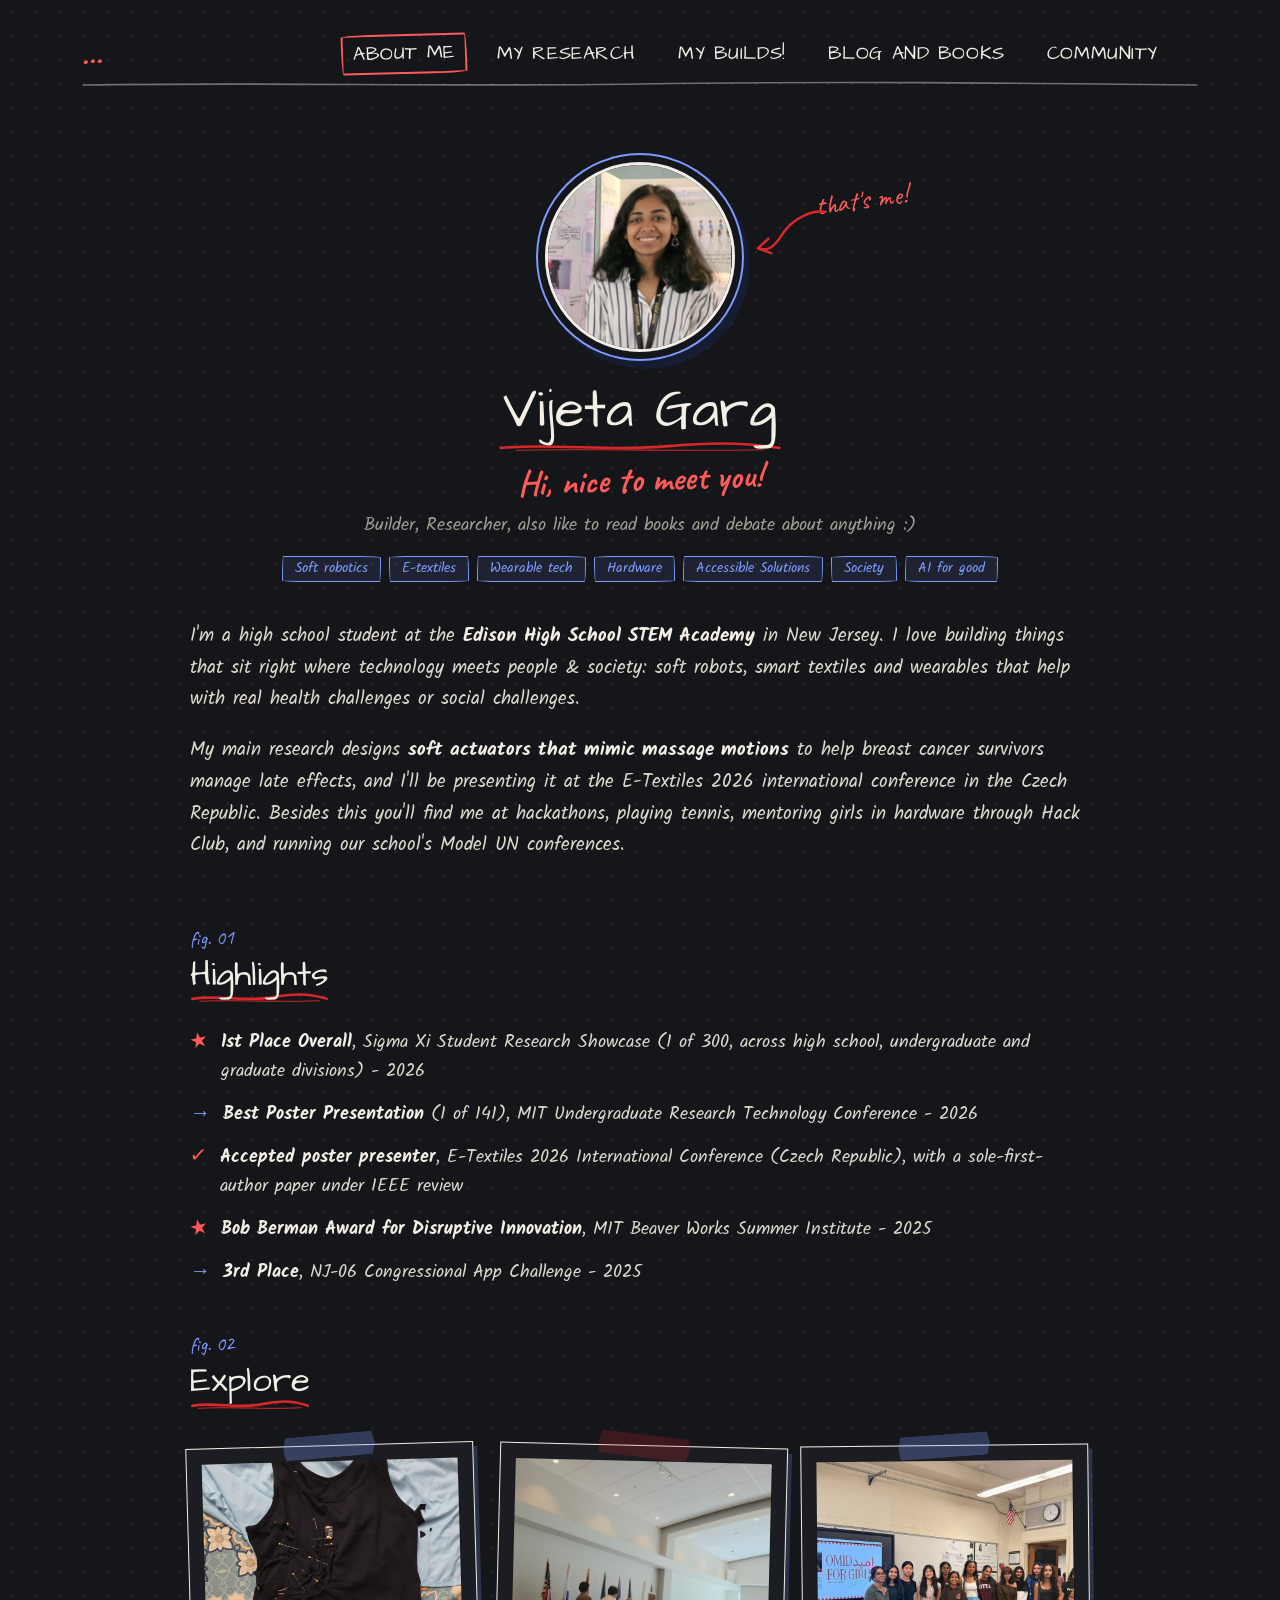
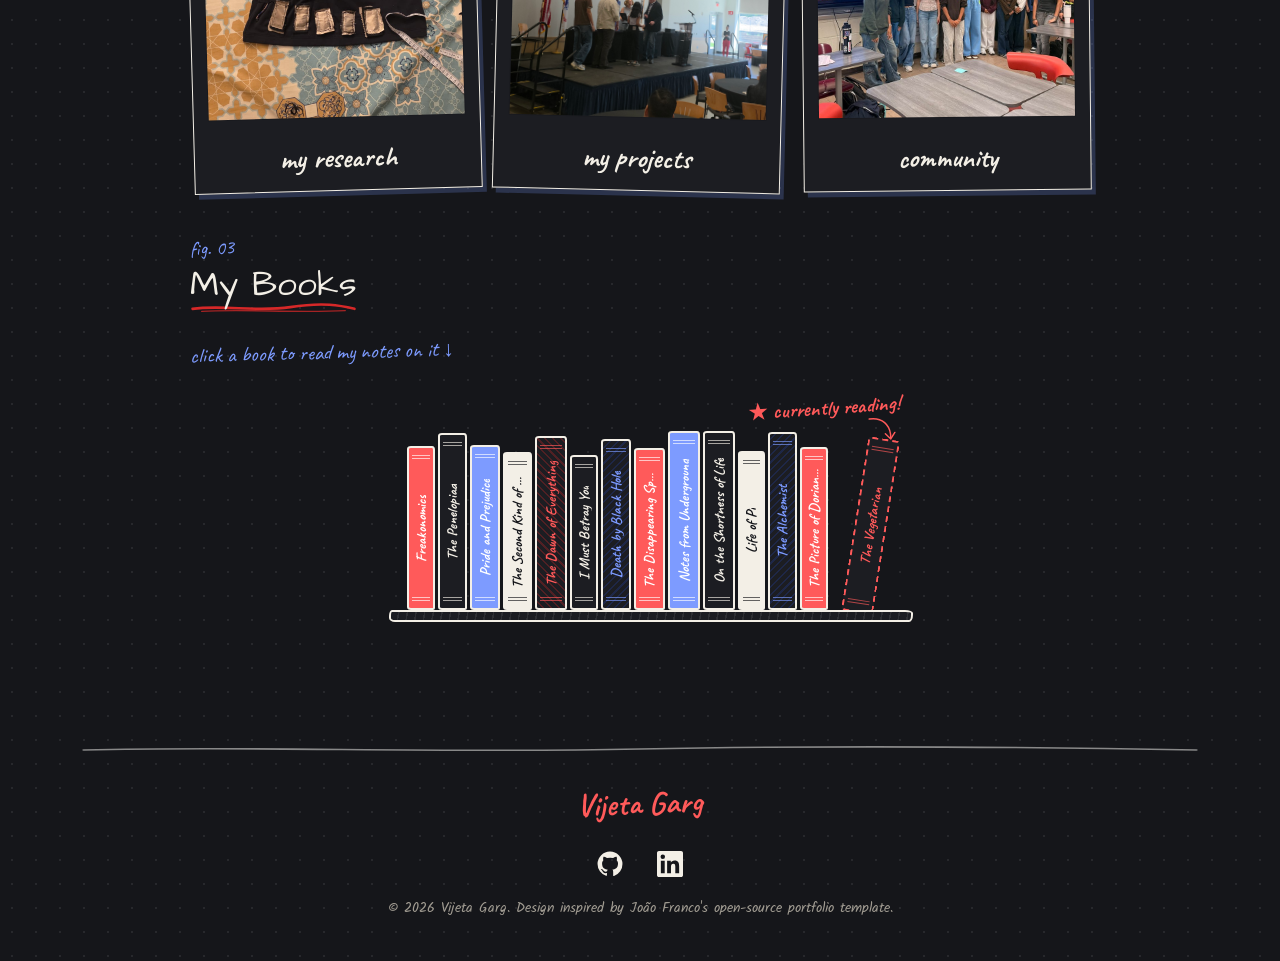
<file: index.html>
<!DOCTYPE html>
<html lang="en">
<head>
  <meta charset="UTF-8">
  <meta name="viewport" content="width=device-width, initial-scale=1.0">
  <title>About Me</title>
  <meta name="description" content="Vijeta Garg — research, projects and community">
  <link rel="icon" href="assets/img/favicon.svg" type="image/svg+xml">
  <link rel="preconnect" href="https://fonts.googleapis.com">
  <link rel="preconnect" href="https://fonts.gstatic.com" crossorigin>
  <link href="https://fonts.googleapis.com/css2?family=Architects+Daughter&family=Caveat:wght@500;700&family=Kalam:wght@300;400;700&display=swap" rel="stylesheet">
  <link rel="stylesheet" href="assets/css/style.css">
</head>
<body data-page="about">
  <header id="site-header"></header>
  <main class="page container" id="app"></main>
  <footer id="site-footer"></footer>

  <!-- Settings you can edit -->
  <script src="config/site.js"></script>
  <script src="config/about.js"></script>
  <script src="config/books.js"></script>
  <!-- List of uploaded files (auto-generated, don't edit) -->
  <script src="content/manifest.js"></script>
  <!-- Site engine -->
  <script src="assets/js/main.js"></script>
  <script src="assets/js/media.js"></script>
  <script src="assets/js/books.js"></script>
  <script src="assets/js/about.js"></script>
</body>
</html>
</file>
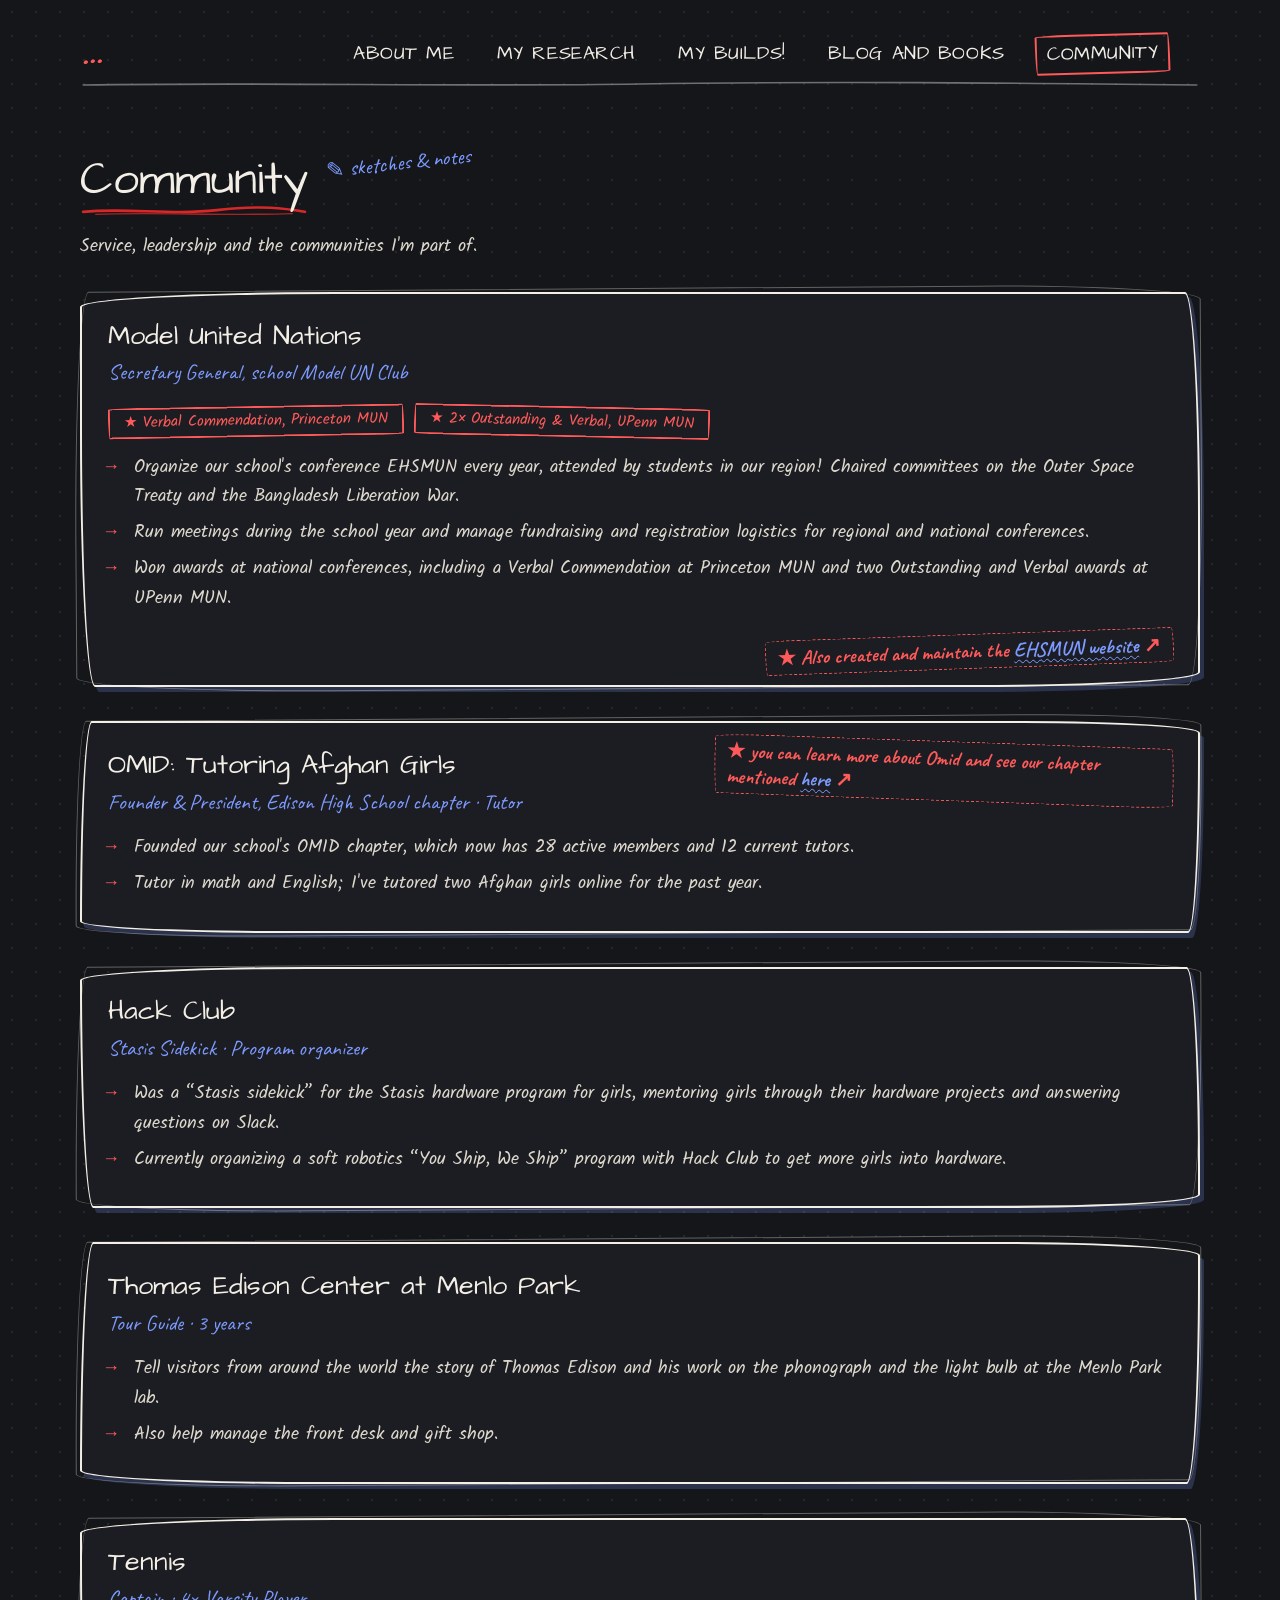
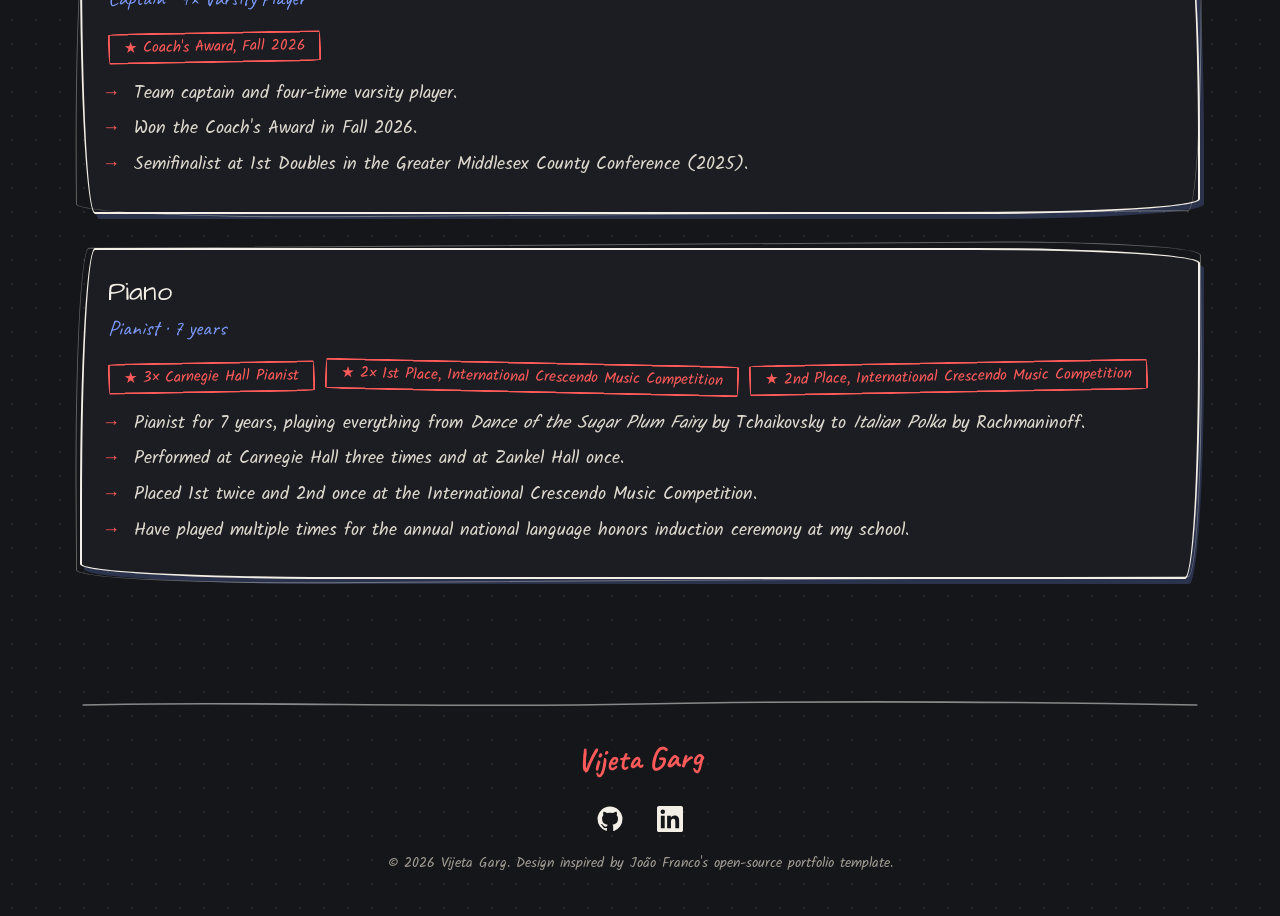
<file: community.html>
<!DOCTYPE html>
<html lang="en">
<head>
  <meta charset="UTF-8">
  <meta name="viewport" content="width=device-width, initial-scale=1.0">
  <title>Community</title>
  <meta name="description" content="Vijeta Garg — research, projects and community">
  <link rel="icon" href="assets/img/favicon.svg" type="image/svg+xml">
  <link rel="preconnect" href="https://fonts.googleapis.com">
  <link rel="preconnect" href="https://fonts.gstatic.com" crossorigin>
  <link href="https://fonts.googleapis.com/css2?family=Architects+Daughter&family=Caveat:wght@500;700&family=Kalam:wght@300;400;700&display=swap" rel="stylesheet">
  <link rel="stylesheet" href="assets/css/style.css">
</head>
<body data-page="community">
  <header id="site-header"></header>
  <main class="page container" id="app"></main>
  <footer id="site-footer"></footer>

  <!-- Settings you can edit -->
  <script src="config/site.js"></script>
  <script src="config/community.js"></script>
  <!-- List of uploaded files (auto-generated, don't edit) -->
  <script src="content/manifest.js"></script>
  <!-- Site engine -->
  <script src="assets/js/main.js"></script>
  <script src="assets/js/media.js"></script>
  <script src="assets/js/community.js"></script>
</body>
</html>
</file>
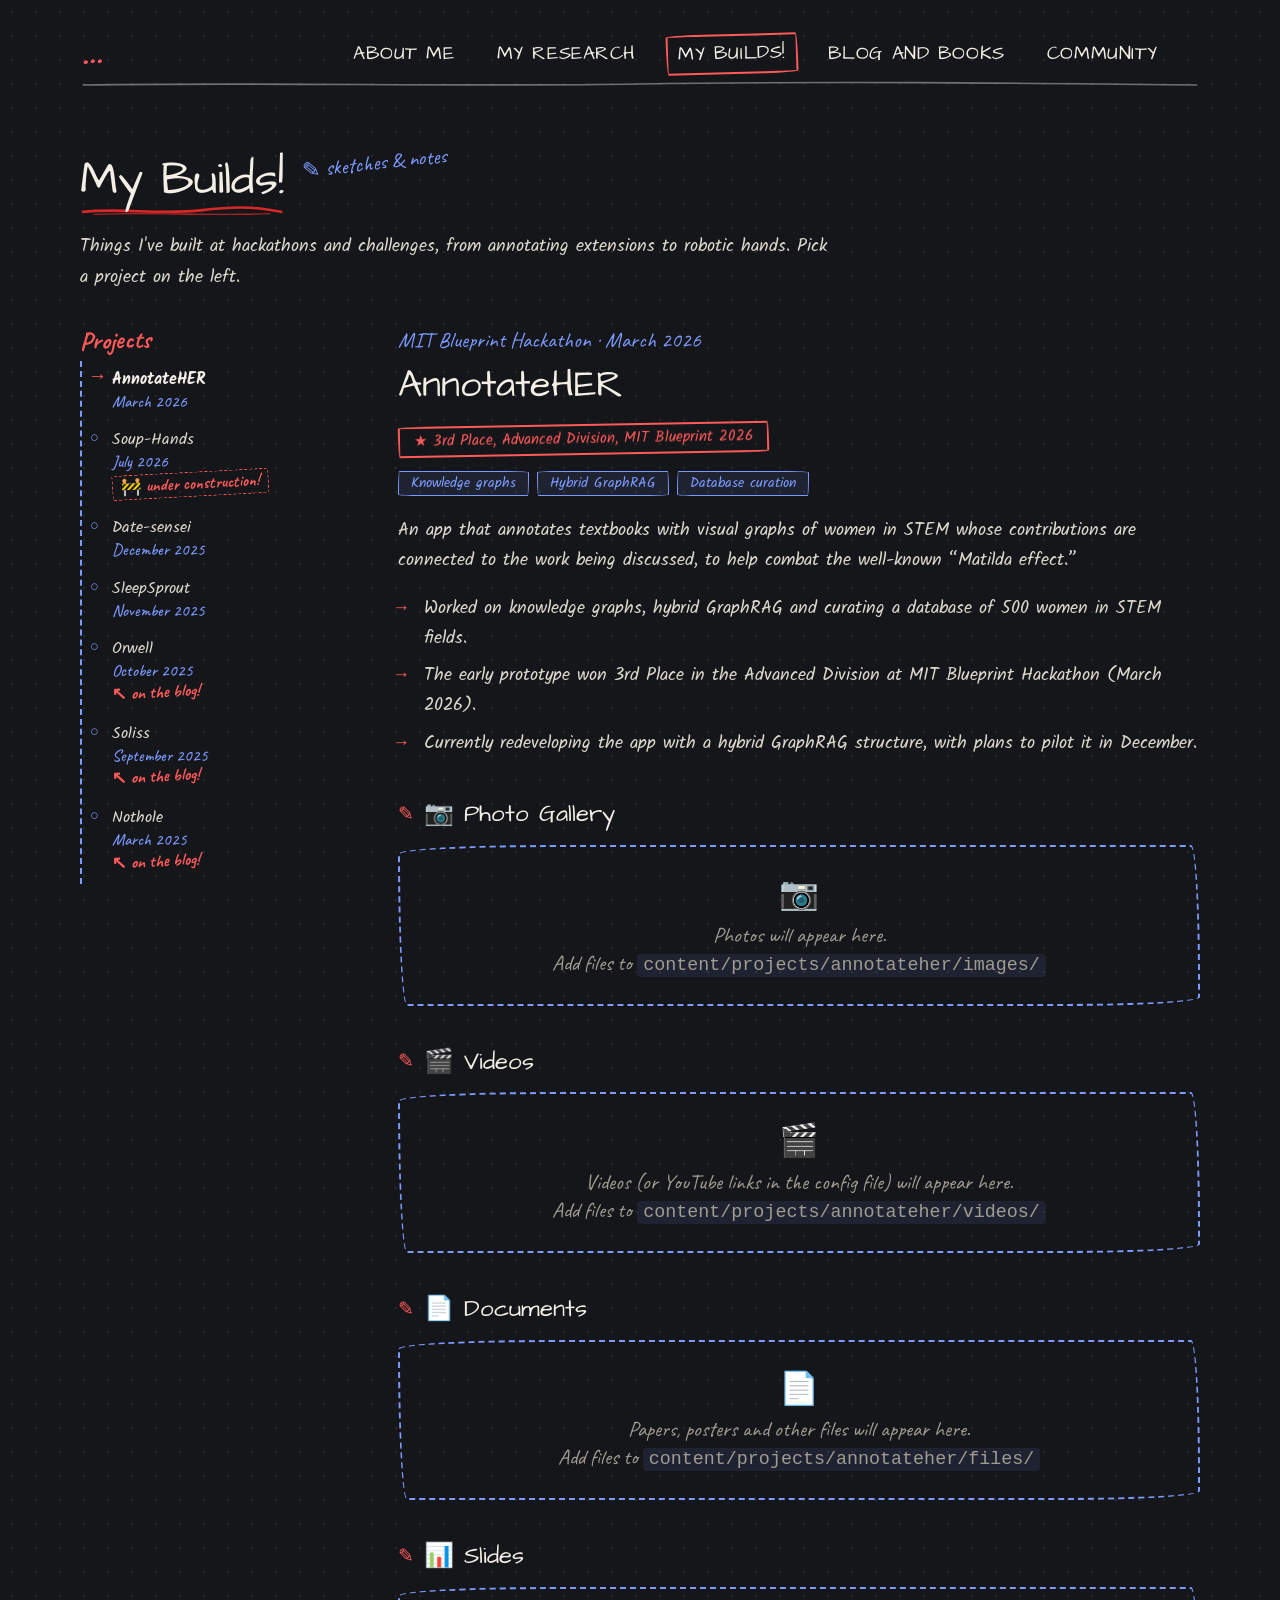
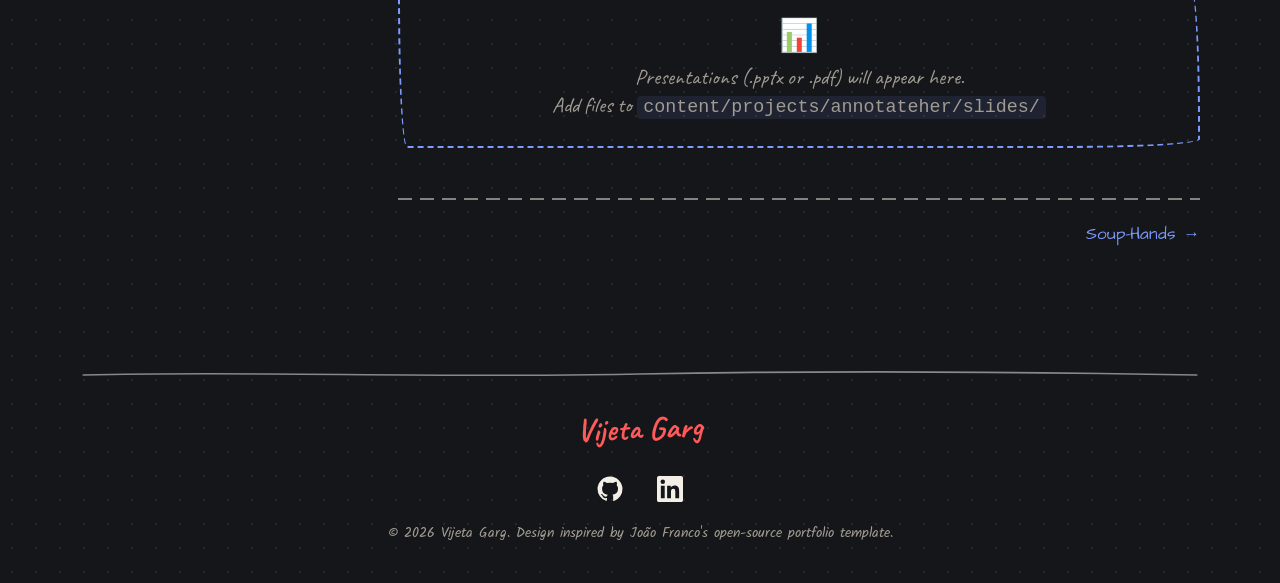
<file: projects.html>
<!DOCTYPE html>
<html lang="en">
<head>
  <meta charset="UTF-8">
  <meta name="viewport" content="width=device-width, initial-scale=1.0">
  <title>My Builds</title>
  <meta name="description" content="Vijeta Garg — research, projects and community">
  <link rel="icon" href="assets/img/favicon.svg" type="image/svg+xml">
  <link rel="preconnect" href="https://fonts.googleapis.com">
  <link rel="preconnect" href="https://fonts.gstatic.com" crossorigin>
  <link href="https://fonts.googleapis.com/css2?family=Architects+Daughter&family=Caveat:wght@500;700&family=Kalam:wght@300;400;700&display=swap" rel="stylesheet">
  <link rel="stylesheet" href="assets/css/style.css">
</head>
<body data-page="projects" data-collection="projects">
  <header id="site-header"></header>
  <main class="page container" id="app"></main>
  <footer id="site-footer"></footer>

  <!-- Settings you can edit -->
  <script src="config/site.js"></script>
  <script src="config/projects.js"></script>
  <!-- List of uploaded files (auto-generated, don't edit) -->
  <script src="content/manifest.js"></script>
  <!-- Site engine -->
  <script src="assets/js/main.js"></script>
  <script src="assets/js/media.js"></script>
  <script src="assets/js/detail-page.js"></script>
</body>
</html>
</file>
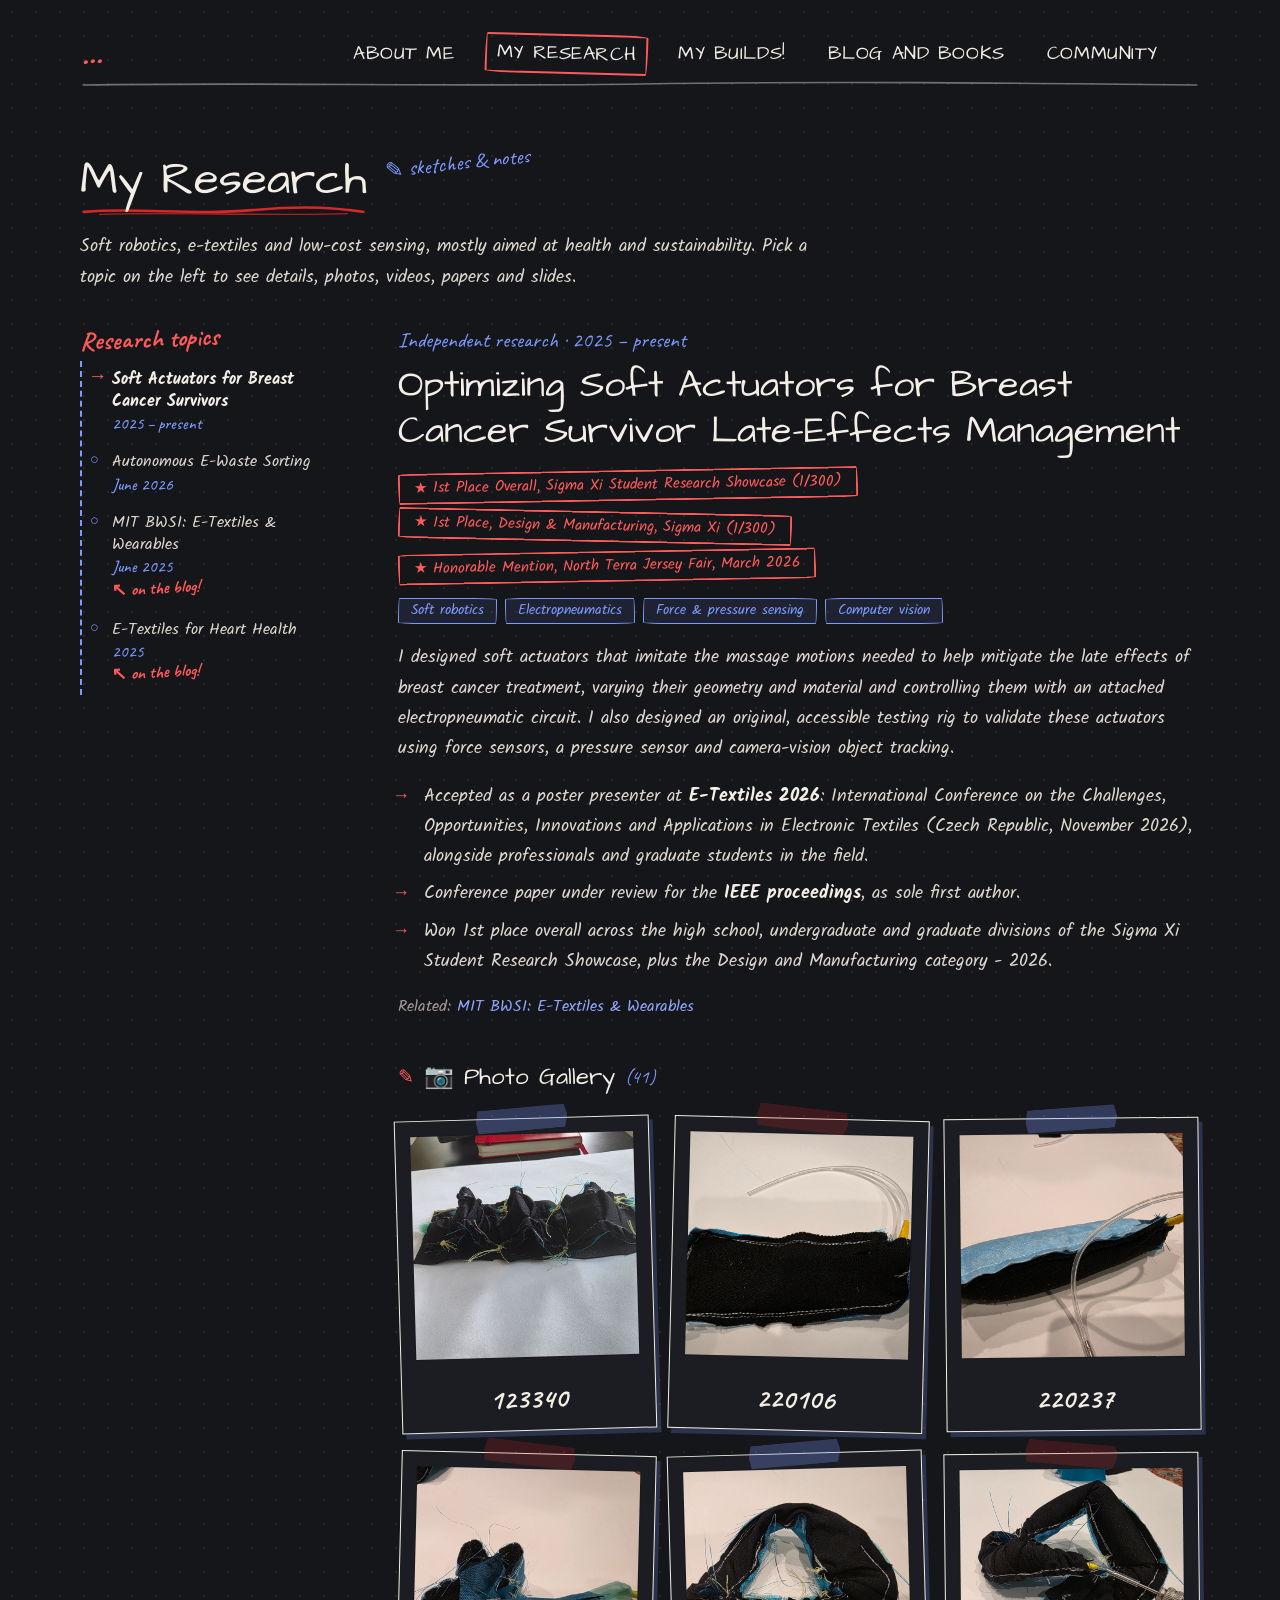
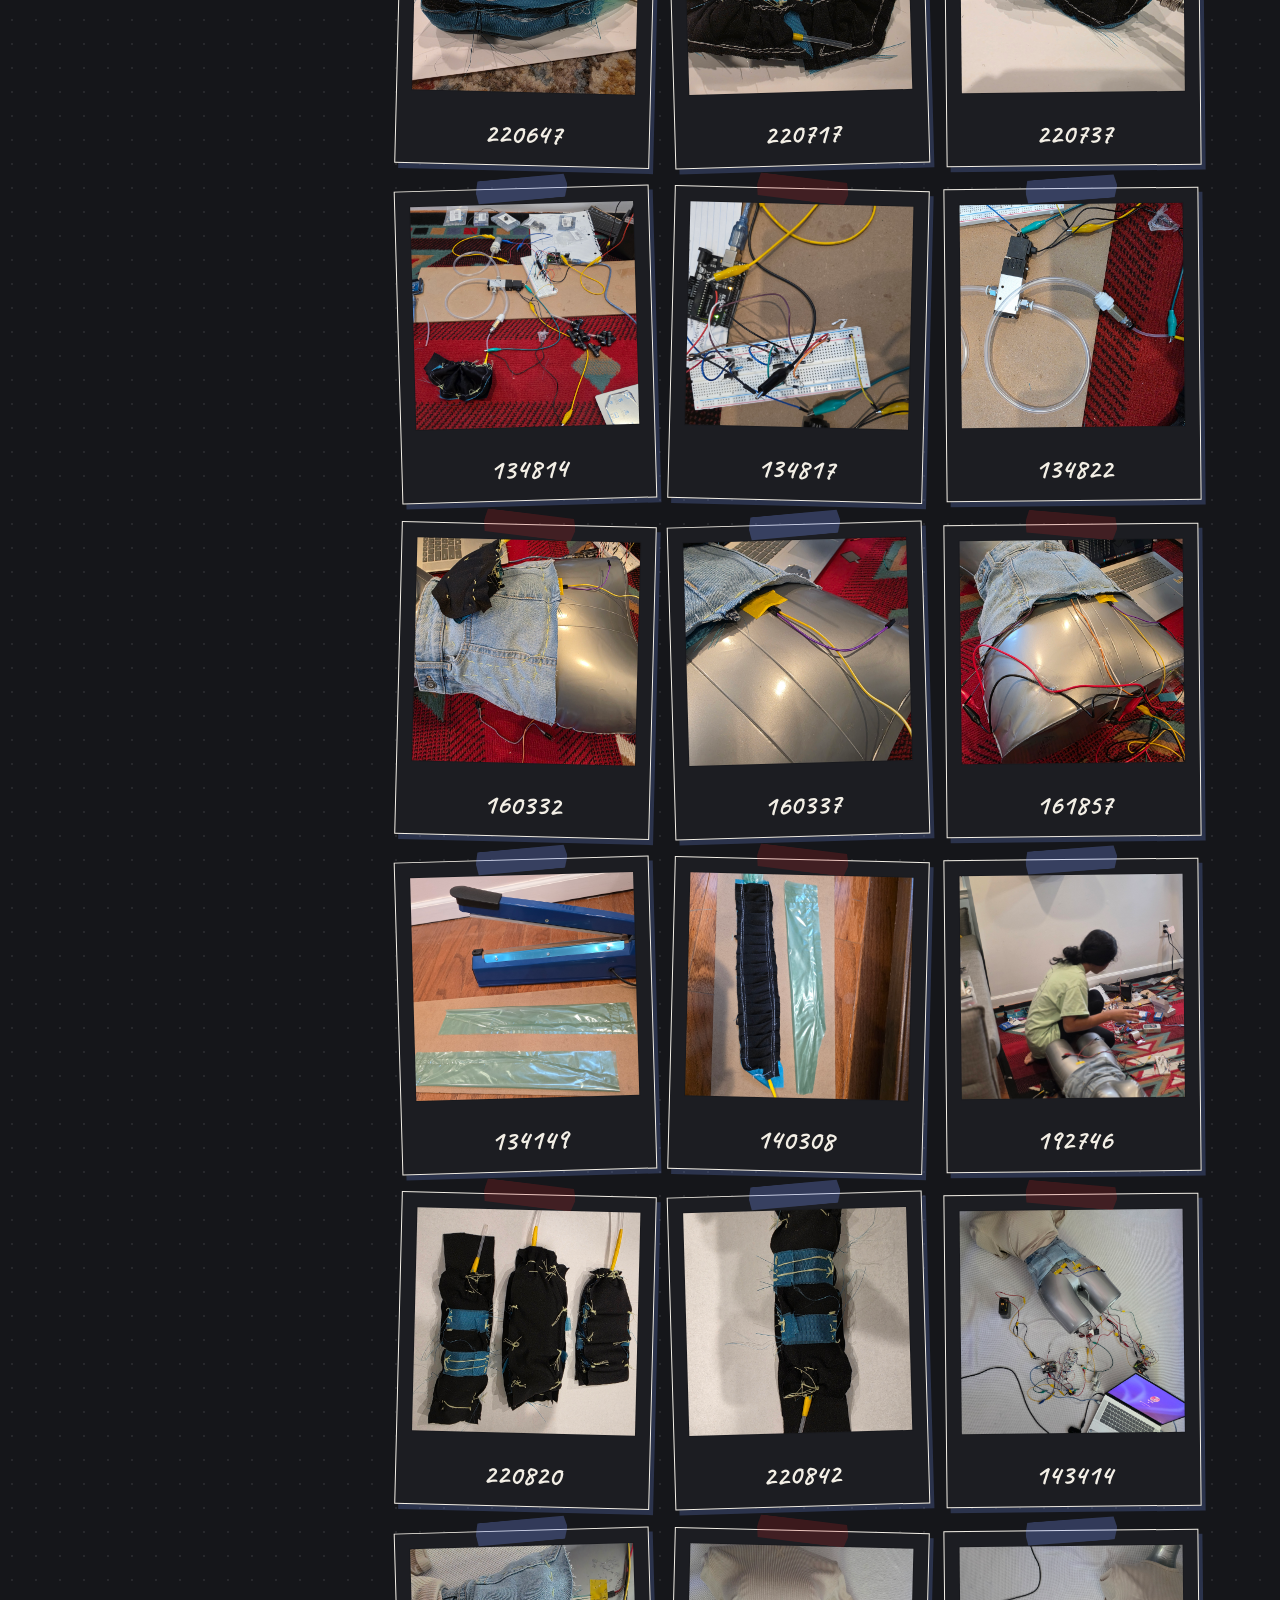
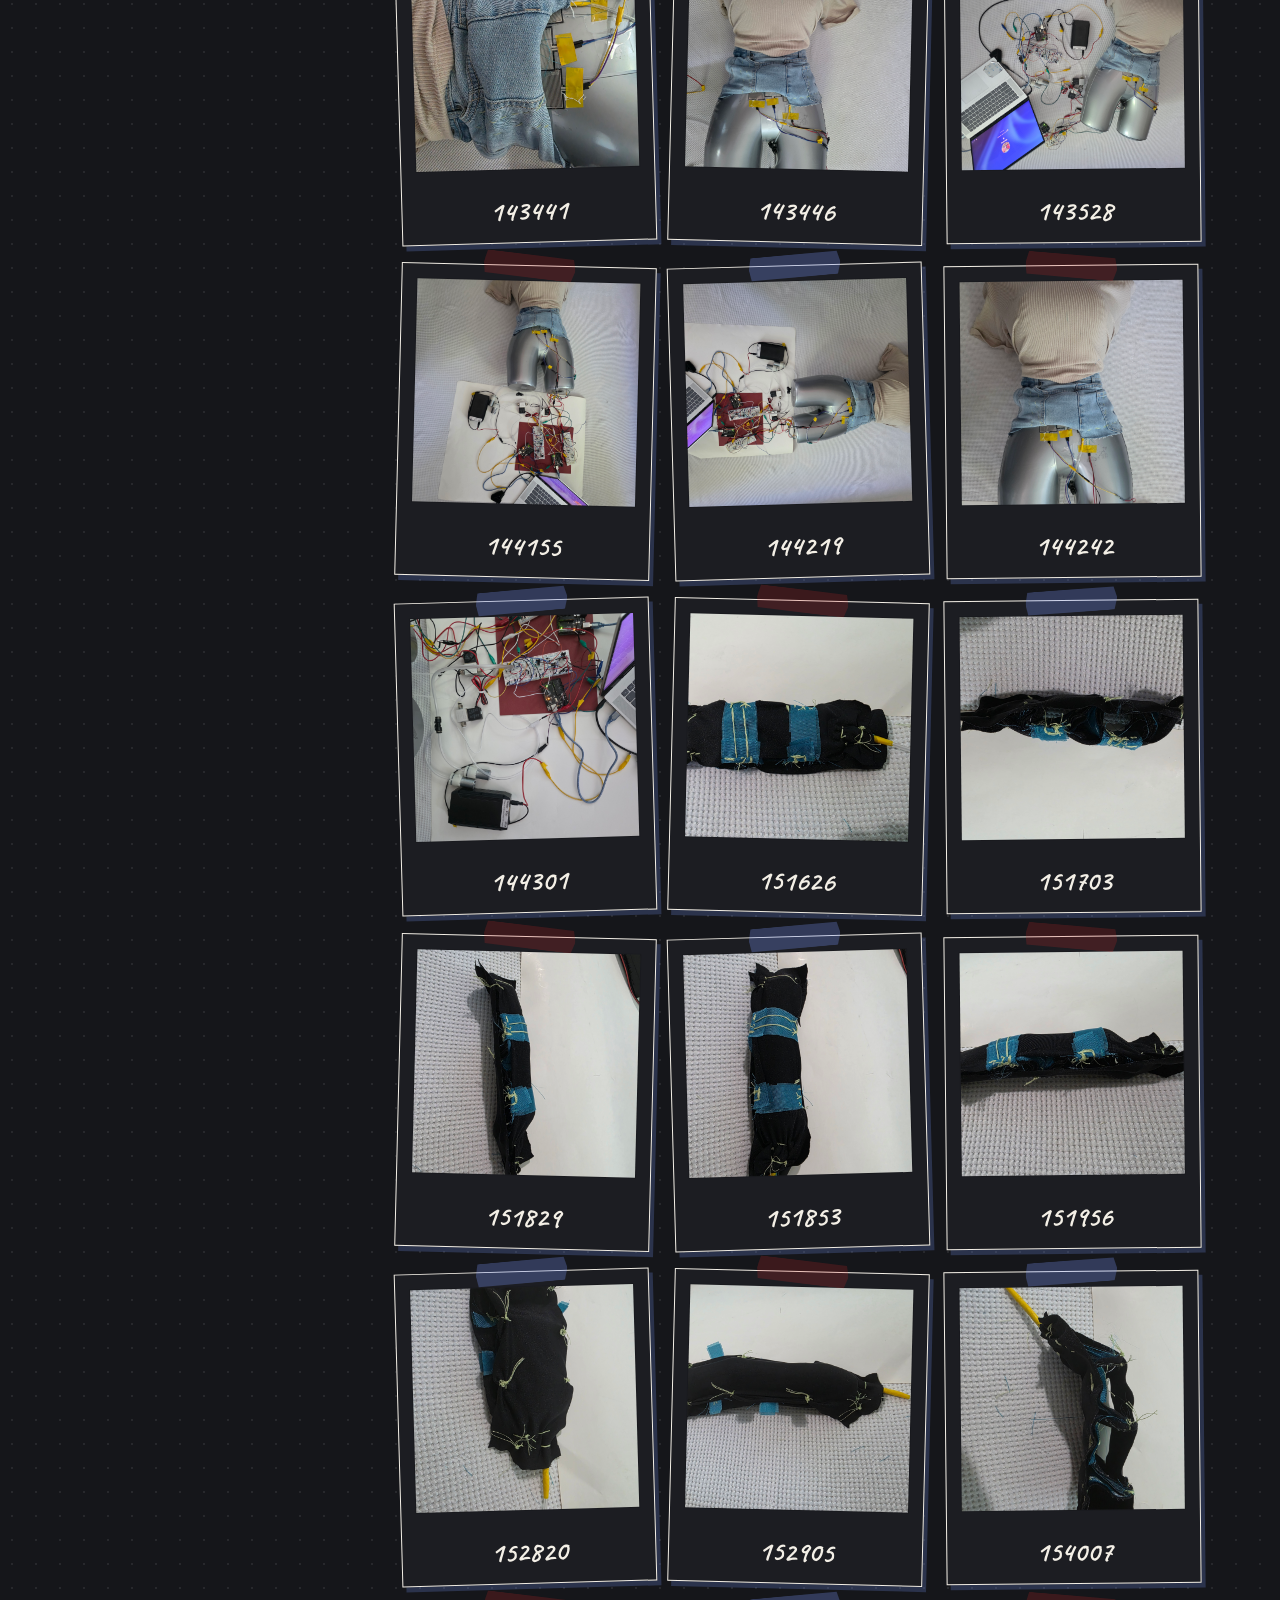
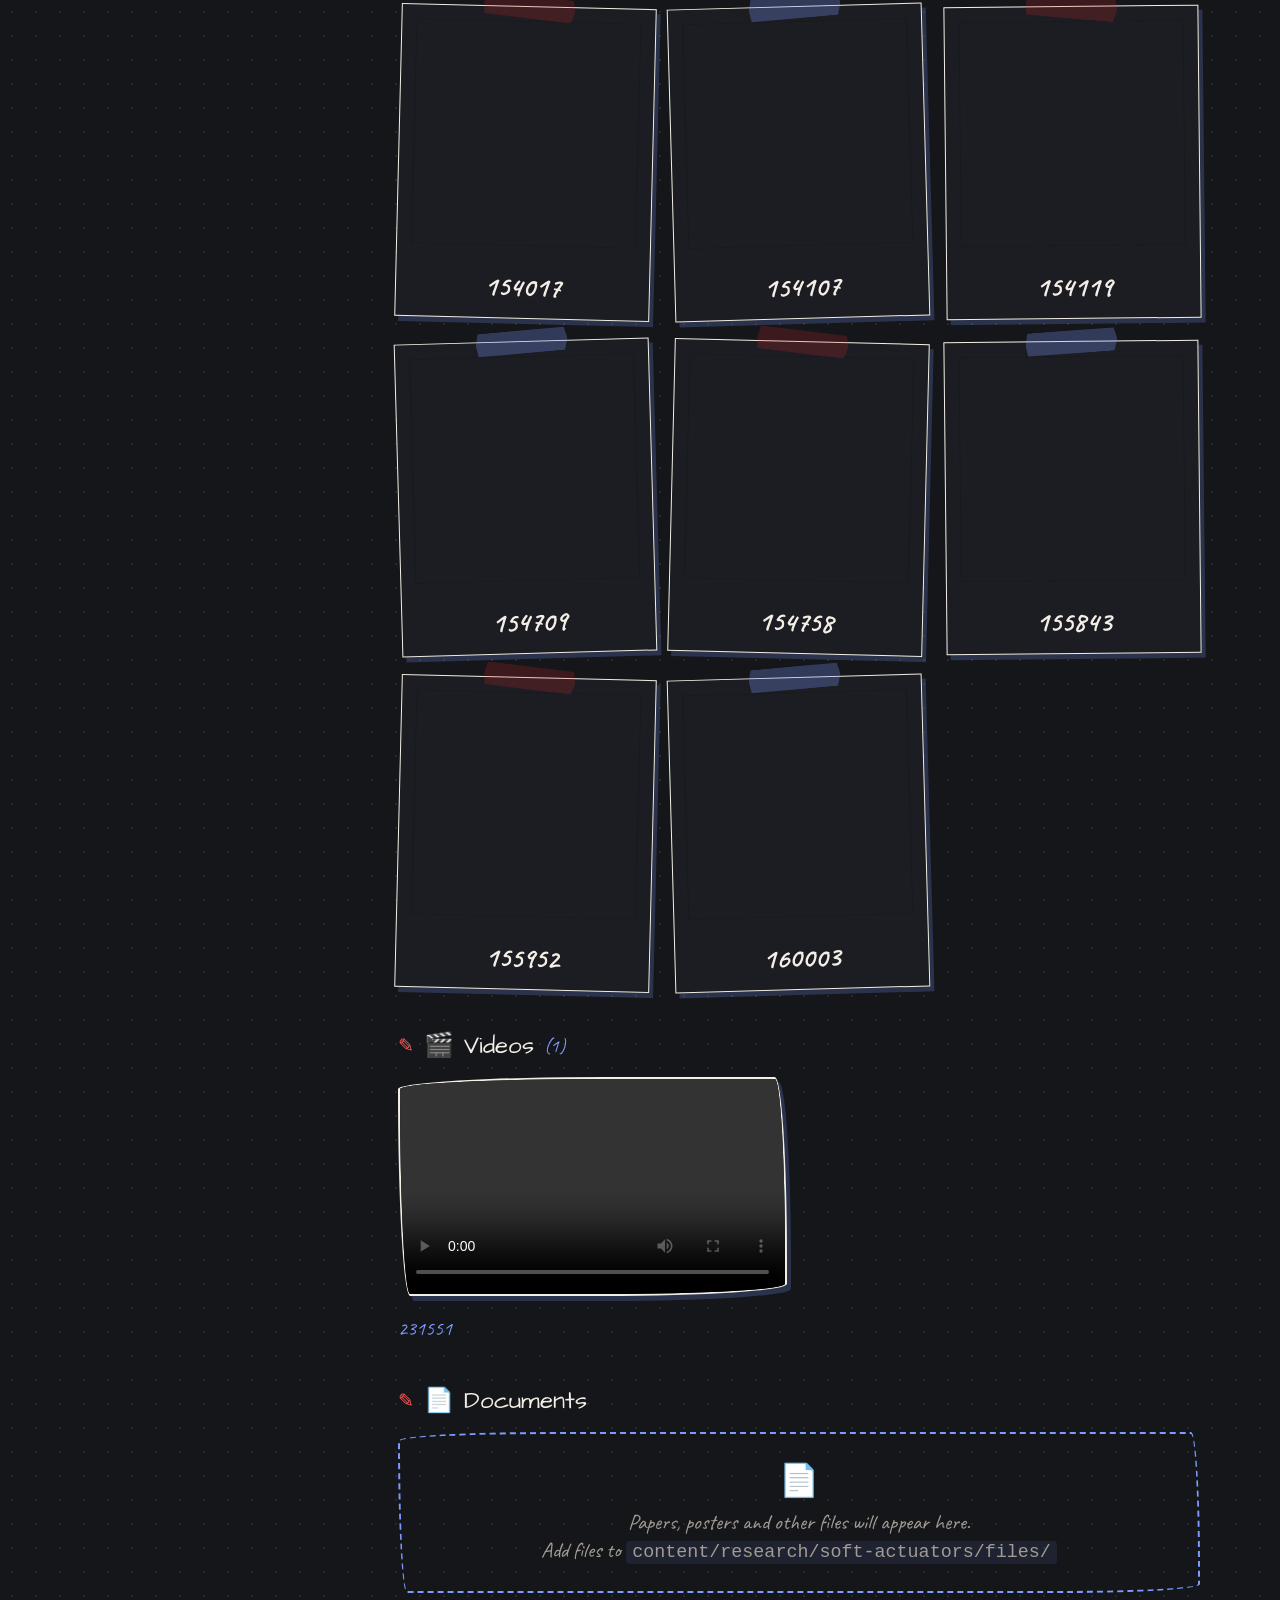
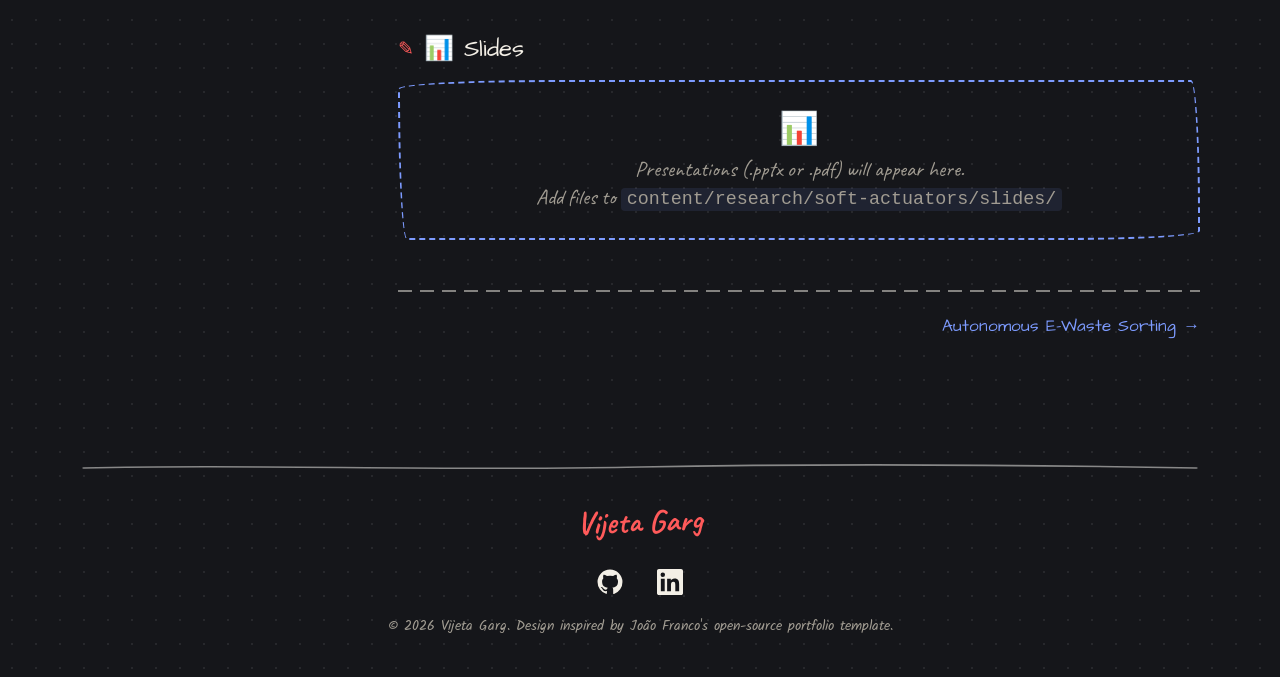
<file: research.html>
<!DOCTYPE html>
<html lang="en">
<head>
  <meta charset="UTF-8">
  <meta name="viewport" content="width=device-width, initial-scale=1.0">
  <title>My Research</title>
  <meta name="description" content="Vijeta Garg — research, projects and community">
  <link rel="icon" href="assets/img/favicon.svg" type="image/svg+xml">
  <link rel="preconnect" href="https://fonts.googleapis.com">
  <link rel="preconnect" href="https://fonts.gstatic.com" crossorigin>
  <link href="https://fonts.googleapis.com/css2?family=Architects+Daughter&family=Caveat:wght@500;700&family=Kalam:wght@300;400;700&display=swap" rel="stylesheet">
  <link rel="stylesheet" href="assets/css/style.css">
</head>
<body data-page="research" data-collection="research">
  <header id="site-header"></header>
  <main class="page container" id="app"></main>
  <footer id="site-footer"></footer>

  <!-- Settings you can edit -->
  <script src="config/site.js"></script>
  <script src="config/research.js"></script>
  <!-- List of uploaded files (auto-generated, don't edit) -->
  <script src="content/manifest.js"></script>
  <!-- Site engine -->
  <script src="assets/js/main.js"></script>
  <script src="assets/js/media.js"></script>
  <script src="assets/js/detail-page.js"></script>
</body>
</html>
</file>
<file: assets/css/style.css>
/* =====================================================================
   Vijeta Garg — portfolio stylesheet  ✎  "product design sketchbook"
   ---------------------------------------------------------------------
   ✏️  EASY CUSTOMIZING: change the colors and fonts in the blocks
   below. Everything else uses them.
   Fonts are loaded from Google Fonts in the <head> of each page.
   Ink palette: white gel pen + red pen + blue pen on black dot-grid paper.
   ===================================================================== */

:root {
  /* ---- Fonts ---- */
  --font-body: 'Kalam', 'Comic Sans MS', 'Segoe Print', cursive;          /* handwritten body */
  --font-title: 'Architects Daughter', 'Segoe Print', cursive;            /* drafting-style titles */
  --font-hand: 'Caveat', 'Segoe Script', cursive;                         /* scribbled notes */

  /* ---- Colors (dark sketchbook: black paper, white gel pen, red + blue pens) ---- */
  color-scheme: dark;
  --bg: #15161a;           /* black paper */
  --grid: rgba(255, 255, 255, .08); /* dot grid */
  --text: #f3efe6;         /* white gel pen */
  --muted: #ddd8cd;        /* paragraph ink */
  --soft: #a19c92;         /* pencil grey */
  --red: #ff5a5a;          /* red pen */
  --blue: #7d9bff;         /* blue pen */
  --line: #f3efe6;
  --card: #1c1d22;
  --card-border: #f3efe6;
  --link: #8fa8ff;
  --chip-bg: rgba(125, 155, 255, .1);
  --badge-bg: transparent;
  --badge-text: #ff5a5a;
  --badge-border: #ff5a5a;
  --active-bg: transparent;
  --tape: rgba(125, 155, 255, .28);
  --shadow: 4px 5px 0 rgba(125, 155, 255, .22);

  /* hand-drawn wobbly corners */
  --wobble: 255px 15px 225px 15px / 15px 225px 15px 255px;
  --wobble-2: 15px 225px 15px 255px / 255px 15px 225px 15px;

  --max-width: 1200px;
}

/* ===================== Base ===================== */
*, *::before, *::after { box-sizing: border-box; }
html { scroll-behavior: smooth; }
body {
  margin: 0;
  background-color: var(--bg);
  background-image: radial-gradient(var(--grid) 1.2px, transparent 1.4px);
  background-size: 24px 24px;
  color: var(--text);
  font-family: var(--font-body);
  font-size: 18px;
  font-weight: 400;
  line-height: 1.65;
  padding: 0 20px;
  animation: fade-in .6s ease both;
  transition: background-color .3s, color .3s;
}
@media (min-width: 768px) { body { padding: 0 80px; } }
@keyframes fade-in { from { opacity: 0; } to { opacity: 1; } }

::selection { background: rgba(214, 40, 40, .22); }

a { color: var(--link); text-decoration: none; }
a:hover { text-decoration: underline wavy var(--red) 1.5px; text-underline-offset: 4px; }
img { max-width: 100%; display: block; }
h1, h2, h3 { line-height: 1.2; margin: 0; font-family: var(--font-title); font-weight: 400; }
strong, b { color: var(--text); }
code { font-size: .85em; background: var(--chip-bg); padding: 1px 6px; border-radius: 4px; word-break: break-all; }

.container { max-width: var(--max-width); margin: 0 auto; }
.narrow { max-width: 900px; margin: 0 auto; }

/* reusable scribbled red underline (as a background image) */
.page-title, .section-title, .hero h1 {
  background-image: url("data:image/svg+xml,%3Csvg xmlns='http://www.w3.org/2000/svg' viewBox='0 0 200 14' preserveAspectRatio='none'%3E%3Cpath d='M3 8 C 40 3, 80 12, 120 6 S 180 4, 197 8' fill='none' stroke='%23d62828' stroke-width='3' stroke-linecap='round'/%3E%3Cpath d='M14 11 C 60 8, 130 13, 186 10' fill='none' stroke='%23d62828' stroke-width='1.6' stroke-linecap='round' opacity='.75'/%3E%3C/svg%3E");
  background-repeat: no-repeat;
  background-position: 0 100%;
  background-size: 100% 12px;
}

/* ===================== Header / nav ===================== */
.site-header { padding: 34px 0 4px; }
.nav {
  display: flex; flex-wrap: wrap; align-items: center; gap: 12px; max-width: var(--max-width); margin: 0 auto;
  padding-bottom: 14px; position: relative;
}
/* hand-drawn rule under the nav */
.nav::after {
  content: ""; position: absolute; left: 0; right: 0; bottom: 0; height: 8px;
  background: url("data:image/svg+xml,%3Csvg xmlns='http://www.w3.org/2000/svg' viewBox='0 0 600 8' preserveAspectRatio='none'%3E%3Cpath d='M2 5 C 100 2, 200 7, 300 4 S 500 3, 598 5' fill='none' stroke='%23888' stroke-width='1.6' stroke-linecap='round'/%3E%3C/svg%3E") no-repeat center / 100% 100%;
  opacity: .8;
}
.brand {
  font-family: var(--font-hand); font-size: 2.2rem; font-weight: 700; color: var(--red); margin-right: 24px;
  line-height: 1; transform: rotate(-4deg); display: inline-block;
}
.brand:hover { text-decoration: none; transform: rotate(4deg); }
.nav-tools { margin-left: 18px; display: flex; align-items: center; gap: 14px; }
.nav-links { list-style: none; margin: 0 0 0 auto; padding: 0; display: flex; gap: 18px; align-items: center; }
.nav-links a {
  color: var(--text); font-family: var(--font-title); font-size: 1.2rem; text-transform: uppercase;
  display: inline-block; letter-spacing: .03em; -webkit-tap-highlight-color: transparent;
  padding: 2px 10px; border: 2px solid transparent; border-radius: var(--wobble);
  transition: color .25s, border-color .25s, transform .25s;
}
.nav-links a:hover { text-decoration: none; color: var(--blue); transform: rotate(-1.5deg); }
.nav-links a.active { border-color: var(--red); transform: rotate(-1.5deg); }
.nav-links li:nth-child(even) a.active { transform: rotate(1.5deg); border-radius: var(--wobble-2); }

.icon-btn {
  background: none; border: 2px solid transparent; color: var(--text); cursor: pointer; padding: 4px;
  display: inline-flex; align-items: center; justify-content: center; border-radius: var(--wobble);
}
.icon-btn:hover { border-color: var(--blue); color: var(--blue); }
.icon-btn svg { width: 22px; height: 22px; }
.menu-btn { display: none; }

@media (max-width: 1100px) {
  .nav-links a { font-size: 1rem; padding: 2px 6px; }
  .nav-links { gap: 10px; }
}
@media (max-width: 900px) {
  .menu-btn { display: inline-flex; }
  .nav-tools { margin-left: auto; }
  .nav-links {
    order: 3; width: 100%; margin-left: 0; flex-direction: column; align-items: flex-start; gap: 8px;
    max-height: 0; overflow: hidden; transition: max-height .45s ease;
  }
  .nav.open .nav-links { max-height: 420px; padding-top: 14px; }
  .nav-links a { font-size: 1.3rem; }
}

/* ===================== Generic page pieces ===================== */
.page { padding: 40px 0 60px; position: relative; counter-reset: fig; }
.page-title {
  font-size: clamp(2rem, 6vw, 2.9rem); padding: 20px 0 10px; margin-bottom: 14px;
  overflow-wrap: anywhere; display: inline-block; position: relative;
}
.page-title::after {
  content: "✎ sketches & notes"; position: absolute; left: calc(100% + 18px); top: 18px; white-space: nowrap;
  font-family: var(--font-hand); font-size: 1.35rem; color: var(--blue); transform: rotate(-6deg);
}
body[data-page="blog"] .page-title::after { content: "✎ from my OG blog called ~AristotalOfMyThoughts"; }
.page-intro { color: var(--muted); font-size: 1.15rem; max-width: 760px; margin: 0 0 30px; }
.section-title {
  font-size: 2.2rem; margin: 46px 0 24px; padding-bottom: 8px; display: inline-block; position: relative;
}
.section-title::before {
  counter-increment: fig; content: "fig. " counter(fig, decimal-leading-zero);
  display: block; font-family: var(--font-hand); font-size: 1.3rem; color: var(--blue);
  transform: rotate(-3deg); transform-origin: left; margin-bottom: 2px;
}
.eyebrow { color: var(--blue); font-family: var(--font-hand); font-size: 1.35rem; margin: 0 0 4px; }

.badges { display: flex; flex-wrap: wrap; gap: 10px; margin: 16px 0; }
.badge {
  background: var(--badge-bg); color: var(--badge-text); border: 2px solid var(--badge-border);
  border-radius: var(--wobble); padding: 2px 14px; font-size: .95rem; line-height: 1.5; transform: rotate(-1deg);
}
.badge:nth-child(even) { transform: rotate(1.2deg); border-radius: var(--wobble-2); }
.chips { display: flex; flex-wrap: wrap; gap: 8px; margin: 10px 0; }
.chip {
  background: var(--chip-bg); color: var(--blue); border: 1.5px solid var(--blue);
  border-radius: var(--wobble); padding: 0 12px; font-size: .9rem;
}
.chip:nth-child(odd) { border-radius: var(--wobble-2); }

.link-row { display: flex; flex-wrap: wrap; gap: 16px; margin: 16px 0; }
.link-row a { font-family: var(--font-title); }

.card {
  position: relative; background: var(--card); border: 2px solid var(--card-border); border-radius: var(--wobble);
  box-shadow: var(--shadow); padding: 26px;
}
/* a second, slightly-off sketch line around cards */
.card::after {
  content: ""; position: absolute; inset: -6px -4px -3px -7px; border: 1.2px solid var(--card-border);
  border-radius: var(--wobble-2); opacity: .35; pointer-events: none; transform: rotate(-.4deg);
}

.btn {
  display: inline-flex; align-items: center; gap: 6px; padding: 5px 14px; border-radius: var(--wobble);
  border: 2px solid var(--line); color: var(--text); font-size: .95rem; background: var(--card);
  font-family: var(--font-title); transition: transform .2s, box-shadow .2s;
}
.btn:hover { text-decoration: none; border-color: var(--blue); color: var(--blue); box-shadow: 3px 3px 0 var(--red); transform: translate(-1px, -1px) rotate(-1deg); }

/* ===================== About (home) ===================== */
.hero { position: relative; display: flex; flex-direction: column; align-items: center; text-align: center; padding: 30px 0 10px; }
/* "that's me!" margin note with arrow pointing at the photo */
.hero::before {
  content: "that's me!"; position: absolute; top: 46px; left: calc(50% + 175px);
  font-family: var(--font-hand); font-size: 1.7rem; color: var(--red); transform: rotate(-8deg); white-space: nowrap;
}
.hero::after {
  content: ""; position: absolute; top: 74px; left: calc(50% + 112px); width: 78px; height: 52px;
  background: url("data:image/svg+xml,%3Csvg xmlns='http://www.w3.org/2000/svg' viewBox='0 0 80 54' fill='none' stroke='%23d62828' stroke-width='2.6' stroke-linecap='round' stroke-linejoin='round'%3E%3Cpath d='M74 6 C 60 4, 40 14, 30 30 S 14 46, 6 44'/%3E%3Cpath d='M16 34 L5 44 L19 49'/%3E%3C/svg%3E") no-repeat center / contain;
}
.avatar {
  width: 190px; height: 190px; border-radius: 50%; object-fit: cover;
  border: 3px solid var(--text);
  box-shadow: 0 0 0 7px var(--bg), 0 0 0 9px var(--blue), 6px 8px 0 9px rgba(36, 69, 181, .15);
}
.avatar-fallback {
  width: 190px; height: 190px; border-radius: 50%; display: flex; align-items: center; justify-content: center;
  font-family: var(--font-title); font-size: 3.4rem; background: var(--card); color: var(--blue);
  border: 3px solid var(--text); box-shadow: 0 0 0 7px var(--bg), 0 0 0 9px var(--blue);
}
.hero h1 { font-size: clamp(2.4rem, 7vw, 3.4rem); margin-top: 26px; padding: 0 6px 10px; display: inline-block; }
.hero .greeting {
  font-family: var(--font-hand); font-size: 2.2rem; font-weight: 700; color: var(--red);
  margin: 8px 0 0; transform: rotate(-2deg); line-height: 1.1;
}
.hero .tagline { color: var(--soft); font-size: 1.15rem; margin: 10px 0 0; }
.bio p { color: var(--muted); font-size: 1.2rem; }
.interest-chips { justify-content: center; margin-top: 16px; }

@media (max-width: 760px) { .hero::before, .hero::after, .page-title::after { display: none; } }

.glance { display: grid; grid-template-columns: repeat(auto-fit, minmax(240px, 1fr)); gap: 26px; }
.glance h3 { font-family: var(--font-hand); font-size: 1.4rem; color: var(--blue); margin-bottom: 6px; }
.glance p { margin: 0; color: var(--muted); }
.highlight-list { list-style: none; padding: 0; margin: 0; display: grid; gap: 14px; }
.highlight-list li { display: flex; gap: 12px; align-items: flex-start; color: var(--muted); font-size: 1.1rem; }
.highlight-list li::before {
  content: "★"; flex: none; color: var(--red); font-size: 1.3rem; line-height: 1.3; transform: rotate(-12deg);
}
.highlight-list li:nth-child(3n+2)::before { content: "→"; color: var(--blue); transform: none; font-weight: 700; }
.highlight-list li:nth-child(3n)::before { content: "✓"; color: var(--red); transform: rotate(6deg); }

/* ===================== Polaroid photo cards — taped into the sketchbook ===================== */
.polaroid-grid { display: grid; grid-template-columns: repeat(auto-fill, minmax(230px, 1fr)); gap: 22px 18px; padding-top: 10px; }
.polaroid {
  position: relative; background: var(--card); border: 1.5px solid var(--card-border); box-shadow: var(--shadow);
  padding: 14px 14px 72px; transform: rotate(-1.6deg); transition: transform .4s ease, box-shadow .4s ease;
  cursor: pointer; color: inherit; display: block;
}
.polaroid:nth-child(even) { transform: rotate(1.4deg); }
.polaroid:nth-child(3n) { transform: rotate(-.6deg); }
/* washi tape strip */
.polaroid::before {
  content: ""; position: absolute; top: -12px; left: 50%; width: 92px; height: 24px; z-index: 2;
  background: var(--tape); transform: translateX(-50%) rotate(-4deg);
  clip-path: polygon(3% 0, 97% 4%, 100% 50%, 96% 100%, 2% 96%, 0 50%);
}
.polaroid:nth-child(even)::before { transform: translateX(-50%) rotate(5deg); background: rgba(214, 40, 40, .2); }
.polaroid:hover { transform: rotate(0) translateY(-4px) scale(1.02); box-shadow: 7px 9px 0 rgba(214, 40, 40, .2); text-decoration: none; z-index: 3; }
.polaroid img, .polaroid .ph { width: 100%; aspect-ratio: 1 / 1; object-fit: cover; border: 1px solid rgba(0,0,0,.12); }
.polaroid .ph {
  display: flex; align-items: center; justify-content: center; font-size: 3.5rem;
  background: repeating-linear-gradient(-45deg, transparent, transparent 9px, var(--chip-bg) 9px, var(--chip-bg) 11px);
}
.polaroid .caption {
  position: absolute; left: 8px; right: 8px; bottom: 16px; text-align: center;
  font-family: var(--font-hand); font-size: 1.75rem; font-weight: 700; line-height: 1.1; color: var(--text);
  white-space: nowrap; overflow: hidden; text-overflow: ellipsis;
}
.polaroid.small { padding: 8px 8px 46px; }
.polaroid.small::before { width: 60px; height: 18px; top: -9px; }
.polaroid.small .caption { font-size: 1.3rem; bottom: 10px; }

/* ===================== Research / Projects: index + detail ===================== */
.split { display: grid; grid-template-columns: 270px minmax(0, 1fr); gap: 48px; align-items: start; }
.split > * { min-width: 0; }
.side-index { position: sticky; top: 24px; }
.side-index h2 {
  font-family: var(--font-hand); font-size: 1.6rem; font-weight: 700; color: var(--red); margin-bottom: 8px; transform: rotate(-2deg);
}
.side-index ol { list-style: none; margin: 0; padding: 0; border-left: 2px dashed var(--blue); }
.side-index li a {
  position: relative; display: block; padding: 8px 14px 8px 30px; color: var(--muted); font-size: 1.02rem; line-height: 1.35;
}
.side-index li a::before {
  content: "○"; position: absolute; left: 8px; top: 8px; color: var(--blue); font-size: .9rem;
}
.side-index li a:hover { color: var(--blue); text-decoration: none; }
.side-index li a.active { color: var(--text); font-weight: 700; }
.side-index li a.active::before { content: "→"; color: var(--red); font-size: 1.2rem; top: 4px; left: 6px; font-weight: 700; }
.side-index .when { display: block; font-family: var(--font-hand); font-size: 1.05rem; color: var(--blue); font-weight: 500; margin-top: 0; }

.detail-title { font-family: var(--font-title); font-size: 2.4rem; margin: 4px 0 6px; }
.detail-sub { color: var(--soft); font-size: 1.1rem; margin: 0; }
.lead { color: var(--muted); font-size: 1.15rem; }
.highlights { color: var(--muted); padding-left: 26px; }
.highlights li { margin-bottom: 8px; }
.highlights li::marker, .community-card li::marker { content: "→  "; color: var(--red); font-weight: 700; }
.related { font-size: 1rem; color: var(--soft); }
.pager { display: flex; justify-content: space-between; gap: 12px; margin-top: 50px; padding-top: 22px; position: relative; }
.pager::before {
  content: ""; position: absolute; left: 0; right: 0; top: 0; height: 2px;
  background: repeating-linear-gradient(90deg, var(--text) 0 14px, transparent 14px 22px); opacity: .5;
}
.pager a { color: var(--blue); font-family: var(--font-title); font-size: 1.05rem; }

@media (max-width: 900px) {
  .split { grid-template-columns: minmax(0, 1fr); gap: 24px; }
  .side-index { position: static; }
  .side-index ol { border-left: 0; display: flex; gap: 8px; overflow-x: auto; padding: 4px 2px 8px; scrollbar-width: thin; }
  .side-index li { flex: none; }
  .side-index li a { border: 1.5px solid var(--text); border-radius: var(--wobble); margin: 0; padding: 4px 14px; white-space: nowrap; font-size: .95rem; }
  .side-index li a::before { display: none; }
  .side-index li a.active { border-color: var(--red); color: var(--red); }
  .side-index .when { display: none; }
  .detail-title { font-size: 1.9rem; }
}

/* ===================== Blog link annotations ===================== */
/* handwritten note in the margin, linking a topic/build <-> blog post */
.margin-note {
  float: right; width: 250px; margin: 6px 0 18px 28px; padding: 14px 16px 12px; position: relative;
  border: 2px dashed var(--blue); border-radius: var(--wobble-2); transform: rotate(2deg);
  background: var(--card); font-family: var(--font-hand); line-height: 1.15; z-index: 1;
}
.margin-note::before {   /* little piece of tape holding the note */
  content: ""; position: absolute; top: -11px; left: 50%; width: 70px; height: 20px; background: rgba(214, 40, 40, .2);
  transform: translateX(-50%) rotate(-5deg); clip-path: polygon(3% 0, 97% 4%, 100% 50%, 96% 100%, 2% 96%, 0 50%);
}
.mn-arrow {
  position: absolute; left: -62px; top: -14px; width: 66px; height: 46px;
  fill: none; stroke: var(--red); stroke-width: 2.6; stroke-linecap: round; stroke-linejoin: round;
}
.mn-head { display: block; color: var(--red); font-size: 1.5rem; font-weight: 700; margin-bottom: 6px; transform: rotate(-2deg); }
.margin-note a { display: block; color: var(--blue); font-size: 1.25rem; margin-top: 6px; }
.margin-note a small { display: block; color: var(--soft); font-size: 1rem; padding-left: 18px; }
.blog-flag { display: block; font-family: var(--font-hand); font-size: 1.1rem; color: var(--red); font-weight: 700; transform: rotate(-3deg); transform-origin: left; }
.linked-scribble { display: block; font-family: var(--font-hand); font-size: 1.2rem; color: var(--red); margin-top: 6px; }
@media (max-width: 900px) { .blog-flag { display: none; } }
@media (max-width: 700px) {
  .margin-note { float: none; width: auto; margin: 14px 4px 22px; transform: rotate(-1deg); }
  .mn-arrow { display: none; }
}

/* ===================== Media sections ===================== */
.media-section { margin-top: 42px; }
.media-section > h3 { font-size: 1.5rem; margin-bottom: 16px; display: flex; align-items: center; gap: 10px; }
.media-section > h3::before { content: "✎"; color: var(--red); font-size: 1.2rem; }
.media-section > h3 .count { font-family: var(--font-hand); font-size: 1.2rem; color: var(--blue); }

.placeholder {
  border: 2px dashed var(--blue); border-radius: var(--wobble); padding: 26px; text-align: center;
  color: var(--soft); font-family: var(--font-hand); font-size: 1.35rem; line-height: 1.3;
}
.placeholder .big { font-size: 2rem; display: block; margin-bottom: 6px; }

.video-grid { display: grid; grid-template-columns: repeat(auto-fill, minmax(320px, 1fr)); gap: 24px; }
.video-grid figure { margin: 0; }
.video-grid video, .video-grid iframe {
  width: 100%; aspect-ratio: 16 / 9; border: 2px solid var(--text); border-radius: var(--wobble);
  background: #000; box-shadow: var(--shadow);
}
.video-grid figcaption { font-family: var(--font-hand); font-size: 1.25rem; color: var(--blue); margin-top: 6px; }

.file-list { display: grid; grid-template-columns: repeat(auto-fill, minmax(280px, 1fr)); gap: 18px; }
.file-card { display: flex; gap: 14px; align-items: center; padding: 16px; }
.file-card .ficon { font-size: 2rem; flex: none; }
.file-card .fname { font-size: 1rem; color: var(--text); word-break: break-word; }
.file-card .fext { font-family: var(--font-hand); font-size: 1.05rem; color: var(--red); text-transform: uppercase; }
.file-card .factions { display: flex; gap: 8px; margin-top: 8px; flex-wrap: wrap; }

.slide-block { margin-bottom: 26px; }
.slide-block iframe { width: 100%; aspect-ratio: 16 / 10; border: 2px solid var(--text); border-radius: var(--wobble-2); background: var(--card); }
.slide-head { display: flex; justify-content: space-between; align-items: center; gap: 10px; flex-wrap: wrap; margin-bottom: 10px; }
.slide-head strong { font-weight: 700; }
.note { font-family: var(--font-hand); font-size: 1.2rem; color: var(--blue); }

/* Lightbox */
.lightbox { position: fixed; inset: 0; background: rgba(10,10,12,.93); display: none; align-items: center; justify-content: center; z-index: 100; padding: 50px 60px; }
.lightbox.open { display: flex; }
.lightbox img { max-width: 100%; max-height: 82vh; object-fit: contain; border: 10px solid #fffefa; box-shadow: 0 0 0 1px #000; }
.lightbox figure { margin: 0; text-align: center; }
.lightbox figcaption { color: #fff; font-family: var(--font-hand); font-size: 1.9rem; margin-top: 10px; }
.lightbox button {
  position: absolute; background: transparent; color: #fff; border: 2px solid #fff; width: 46px; height: 46px;
  border-radius: var(--wobble); font-size: 1.6rem; cursor: pointer;
}
.lightbox button:hover { border-color: #ff5a5a; color: #ff5a5a; }
.lb-close { top: 16px; right: 16px; }
.lb-prev { left: 12px; top: 50%; transform: translateY(-50%); }
.lb-next { right: 12px; top: 50%; transform: translateY(-50%); }
@media (max-width: 600px) { .lightbox { padding: 60px 10px; } .lb-prev, .lb-next { top: auto; bottom: 14px; transform: none; } }

/* ===================== Community ===================== */
.community-list { display: grid; gap: 34px; }
.community-card h2 { font-size: 1.7rem; }
.community-card .role { font-family: var(--font-hand); font-size: 1.35rem; color: var(--blue); margin: 2px 0 0; }
.community-card ul { color: var(--muted); padding-left: 26px; margin: 14px 0 0; }
.community-card li { margin-bottom: 6px; }
.community-card .mini-gallery { display: grid; grid-template-columns: repeat(auto-fill, minmax(150px, 1fr)); gap: 14px; margin-top: 18px; }
.community-card:nth-child(even) { border-radius: var(--wobble-2); }

/* ===================== Blog ===================== */
.post-list { display: grid; gap: 30px; }
.post-item { display: grid; grid-template-columns: 200px 1fr; gap: 24px; align-items: center; color: inherit; }
.post-item:hover { text-decoration: none; }
.post-item:hover h2 { color: var(--blue); text-decoration: underline wavy var(--red) 1.5px; text-underline-offset: 5px; }
.post-item img, .post-item .ph {
  width: 100%; aspect-ratio: 4 / 3; object-fit: cover; border: 2px solid var(--text); border-radius: var(--wobble);
  box-shadow: var(--shadow); transform: rotate(-1.5deg);
}
.post-item .ph { background: var(--card); display: flex; align-items: center; justify-content: center; font-size: 2.6rem; }
.post-item h2 { font-family: var(--font-title); font-size: 1.7rem; }
.post-item p { color: var(--muted); margin: 6px 0 0; }
.post-date { font-family: var(--font-hand); color: var(--red); font-size: 1.25rem; }
@media (max-width: 640px) { .post-item { grid-template-columns: 1fr; } }

/* ---------- "my books" mini bookshelf (config/books.js) ---------- */
.blog-head { display: flex; justify-content: space-between; align-items: flex-end; gap: 30px 40px; flex-wrap: wrap; margin-bottom: 26px; }
.blog-head .page-intro { margin-bottom: 0; }
.bookshelf { position: relative; flex: none; padding: 64px 16px 0 6px; max-width: 100%; }
.shelf-title {
  position: absolute; top: 4px; left: 0; font-family: var(--font-hand); font-size: 2rem; font-weight: 700;
  color: var(--red); transform: rotate(-4deg);
}
.shelf { display: flex; align-items: flex-end; gap: 3px; padding: 0 14px; position: relative; }
.shelf::after {   /* the wooden plank, hand-drawn */
  content: ""; position: absolute; left: -4px; right: -26px; bottom: -12px; height: 12px;
  border: 2px solid var(--text); border-radius: 3px 8px 4px 6px / 6px 3px 7px 4px;
  background: repeating-linear-gradient(100deg, transparent 0 7px, var(--grid) 7px 8.5px), var(--card);
}
.book {
  position: relative; flex: none; height: var(--h); width: var(--w); padding: 20px 0; margin: 0;
  border: 2px solid var(--text); border-radius: 4px 3px 2px 4px / 3px 4px 2px 3px;
  display: flex; align-items: center; justify-content: center; cursor: pointer;
  font-family: var(--font-hand); font-size: .92rem; font-weight: 700; line-height: 1;
  transform: rotate(var(--tilt)); transform-origin: bottom left; transition: transform .25s ease;
  background: var(--card); color: var(--text);
}
.book span { writing-mode: vertical-rl; transform: rotate(180deg); white-space: nowrap; overflow: hidden; text-overflow: ellipsis; max-height: 100%; }
.book::before, .book::after {   /* little bands on the spine */
  content: ""; position: absolute; left: 3px; right: 3px; height: 4px; opacity: .65;
  border-top: 1.5px solid currentColor; border-bottom: 1.5px solid currentColor;
}
.book::before { top: 7px; }
.book::after { bottom: 7px; }
.book:hover, .book:focus-visible { transform: translateY(-9px) rotate(var(--tilt)); outline: none; }
.book:focus-visible { box-shadow: 0 0 0 3px var(--blue); }
.book.red { background: var(--red); color: #fff; }
.book.blue { background: var(--blue); color: #fff; }
.book.ink { background: var(--text); color: var(--bg); }
.book.hatch-red { color: var(--red); background: repeating-linear-gradient(45deg, transparent 0 4px, rgba(214, 40, 40, .28) 4px 5.5px), var(--card); }
.book.hatch-blue { color: var(--blue); background: repeating-linear-gradient(-45deg, transparent 0 4px, rgba(36, 69, 181, .25) 4px 5.5px), var(--card); }
.book.current { margin-left: 10px; border: 2.5px dashed var(--red); color: var(--red); background: var(--card); }
.current-note {
  position: absolute; bottom: calc(100% + 2px); right: -4px; font-style: normal; white-space: nowrap;
  font-family: var(--font-hand); font-size: 1.3rem; color: var(--red); transform: rotate(-13deg); transform-origin: bottom right;
  display: flex; flex-direction: column; align-items: flex-end; pointer-events: none;
}
.current-note svg { width: 34px; height: 28px; margin-right: 2px; fill: none; stroke: var(--red); stroke-width: 2.6; stroke-linecap: round; stroke-linejoin: round; }

/* journal page that opens when you click a book */
.journal {
  width: min(560px, 92vw); max-height: 85vh; overflow-y: auto; padding: 34px 34px 30px 66px;
  border: 2px solid var(--text); border-radius: var(--wobble-2); color: var(--text);
  background-color: var(--card);
  background-image:
    linear-gradient(90deg, transparent 46px, rgba(214, 40, 40, .55) 46px 48px, transparent 48px),
    repeating-linear-gradient(transparent 0 31px, rgba(36, 69, 181, .2) 31px 32px);
  background-attachment: local;
  box-shadow: 8px 10px 0 rgba(36, 69, 181, .22);
}
.journal[open] { animation: journal-in .3s ease both; }
@keyframes journal-in { from { opacity: 0; transform: translateY(14px) rotate(-3deg); } to { opacity: 1; transform: rotate(-1deg); } }
.journal::backdrop { background: rgba(15, 15, 20, .55); }
.journal h2 { font-size: 2rem; line-height: 1.15; margin: 0 30px 4px 0; }
.journal-author { font-family: var(--font-hand); font-size: 1.45rem; color: var(--blue); margin: 0; }
.journal-date { font-family: var(--font-hand); font-size: 1.2rem; color: var(--soft); margin: 0; }
.journal-flag { font-family: var(--font-hand); font-size: 1.35rem; font-weight: 700; color: var(--red); margin: 0 0 4px; transform: rotate(-2deg); }
.journal-body { margin-top: 18px; font-size: 1.1rem; line-height: 32px; color: var(--muted); }
.journal-body p { margin: 0 0 32px; }
.journal-empty { font-family: var(--font-hand); font-size: 1.5rem; color: var(--soft); }
.journal-close {
  position: absolute; top: 12px; right: 14px; width: 38px; height: 38px; font-size: 1.2rem; cursor: pointer;
  background: var(--card); color: var(--text); border: 2px solid var(--text); border-radius: var(--wobble);
}
.journal-close:hover { color: var(--red); border-color: var(--red); }

@media (max-width: 700px) {
  .bookshelf { width: 100%; }
  .shelf { overflow-x: auto; padding: 70px 14px 0; margin-top: -70px; scrollbar-width: thin; }
  .shelf::after { display: none; }
  .shelf { border-bottom: 10px solid var(--card); box-shadow: 0 2px 0 var(--text); }
  .journal { padding: 30px 20px 24px 56px; background-image:
    linear-gradient(90deg, transparent 38px, rgba(214, 40, 40, .55) 38px 40px, transparent 40px),
    repeating-linear-gradient(transparent 0 31px, rgba(36, 69, 181, .2) 31px 32px); }
}

.post-body { color: var(--muted); font-size: 1.12rem; }
.post-body h1, .post-body h2, .post-body h3 { color: var(--text); margin: 1.6em 0 .5em; }
.post-body img { margin: 16px auto; border: 8px solid var(--card); outline: 1.5px solid var(--text); box-shadow: var(--shadow); }
.post-body blockquote {
  border-left: 3px solid var(--red); margin: 0; padding-left: 16px; color: var(--blue);
  font-family: var(--font-hand); font-size: 1.45rem; line-height: 1.35;
}
.post-body pre { background: var(--chip-bg); padding: 14px; border: 1.5px dashed var(--blue); border-radius: 8px; overflow-x: auto; }
.post-body pre code { background: none; padding: 0; }
/* posts imported from Blogger */
.blogger-post img { max-width: min(100%, 640px); height: auto; }
.blogger-post a:has(img) { display: block; text-align: center; }
.blogger-post iframe { width: 100%; max-width: 100%; aspect-ratio: 16 / 9; height: auto; border: 2px solid var(--text); border-radius: var(--wobble); }
.blogger-post table { max-width: 100%; display: block; overflow-x: auto; }
.blogger-post ul, .blogger-post ol { padding-left: 24px; }

/* ===================== Footer ===================== */
.site-footer { margin-top: 60px; padding: 34px 0 40px; text-align: center; position: relative; }
.site-footer::before {
  content: ""; position: absolute; left: 50%; transform: translateX(-50%); top: 0; width: min(100%, 1200px); height: 10px;
  background: url("data:image/svg+xml,%3Csvg xmlns='http://www.w3.org/2000/svg' viewBox='0 0 600 10' preserveAspectRatio='none'%3E%3Cpath d='M2 6 C 90 2, 190 9, 300 5 S 510 3, 598 6' fill='none' stroke='%23888' stroke-width='1.6' stroke-linecap='round'/%3E%3C/svg%3E") no-repeat center / 100% 100%;
}
.site-footer .fname { font-family: var(--font-hand); font-weight: 700; font-size: 2rem; color: var(--red); transform: rotate(-2deg); display: inline-block; }
.socials { display: flex; justify-content: center; gap: 18px; margin: 12px 0; }
.socials a { color: var(--text); display: inline-flex; padding: 6px; border: 2px solid transparent; border-radius: var(--wobble); }
.socials svg { width: 26px; height: 26px; }
.socials a:hover { color: var(--blue); border-color: var(--blue); text-decoration: none; }
.credit { color: var(--soft); font-size: .9rem; margin: 0; }

@media print { .hero::before, .hero::after, .page-title::after { display: none !important; } }

/* ---------- bookshelf on the About Me page ---------- */
.about-books .bookshelf { display: flex; justify-content: center; padding: 70px 16px 14px; }
.about-books .shelf-title { display: none; }
.books-hint { font-family: var(--font-hand); font-size: 1.35rem; color: var(--blue); margin: -12px 0 0; transform: rotate(-1.5deg); }
@media (max-width: 700px) { .about-books .bookshelf { display: block; padding-top: 10px; } }

/* ---------- "under construction" style status notes (status: in config/projects.js) ---------- */
.status-flag {
  display: inline-block; margin-top: 2px; padding: 0 8px; font-family: var(--font-hand); font-size: 1.05rem; font-weight: 700;
  color: var(--red); border: 1.5px dashed var(--red); border-radius: var(--wobble); transform: rotate(-3deg); transform-origin: left;
}
.status-note {
  display: inline-flex; align-items: center; gap: 4px; margin-left: 14px; vertical-align: middle;
  font-family: var(--font-hand); font-size: 1.5rem; font-weight: 700; color: var(--red); transform: rotate(-6deg); white-space: nowrap;
}
.status-note svg { width: 44px; height: 22px; fill: none; stroke: var(--red); stroke-width: 2.6; stroke-linecap: round; stroke-linejoin: round; }
@media (max-width: 900px) { .status-flag { display: none; } }


/* scribbled tag pinned to a corner of a Community card (note: in config/community.js) */
.corner-note {
  position: absolute; right: 24px; z-index: 2; max-width: min(460px, 60%); padding: 4px 12px;
  font-family: var(--font-hand); font-size: 1.25rem; font-weight: 700; line-height: 1.25; color: var(--red);
  background: var(--card); border: 1.5px dashed var(--red); border-radius: var(--wobble);
}
.corner-note.top { top: 18px; transform: rotate(2deg); }
.corner-note.bottom { bottom: 16px; transform: rotate(-2deg); }
.community-card.has-bottom-note { padding-bottom: 66px; }
.corner-note a { color: var(--blue); text-decoration: underline wavy var(--blue) 1px; text-underline-offset: 3px; }
@media (max-width: 700px) {
  .corner-note { position: static; display: block; max-width: none; margin-top: 16px; }
  .community-card.has-bottom-note { padding-bottom: 26px; }
}
/* not enough room beside the title: put the top note on its own line, still at the right */
@media (max-width: 1150px) and (min-width: 701px) {
  .corner-note.top { position: static; display: block; width: fit-content; margin: -6px -4px 10px auto; }
}
</file>
